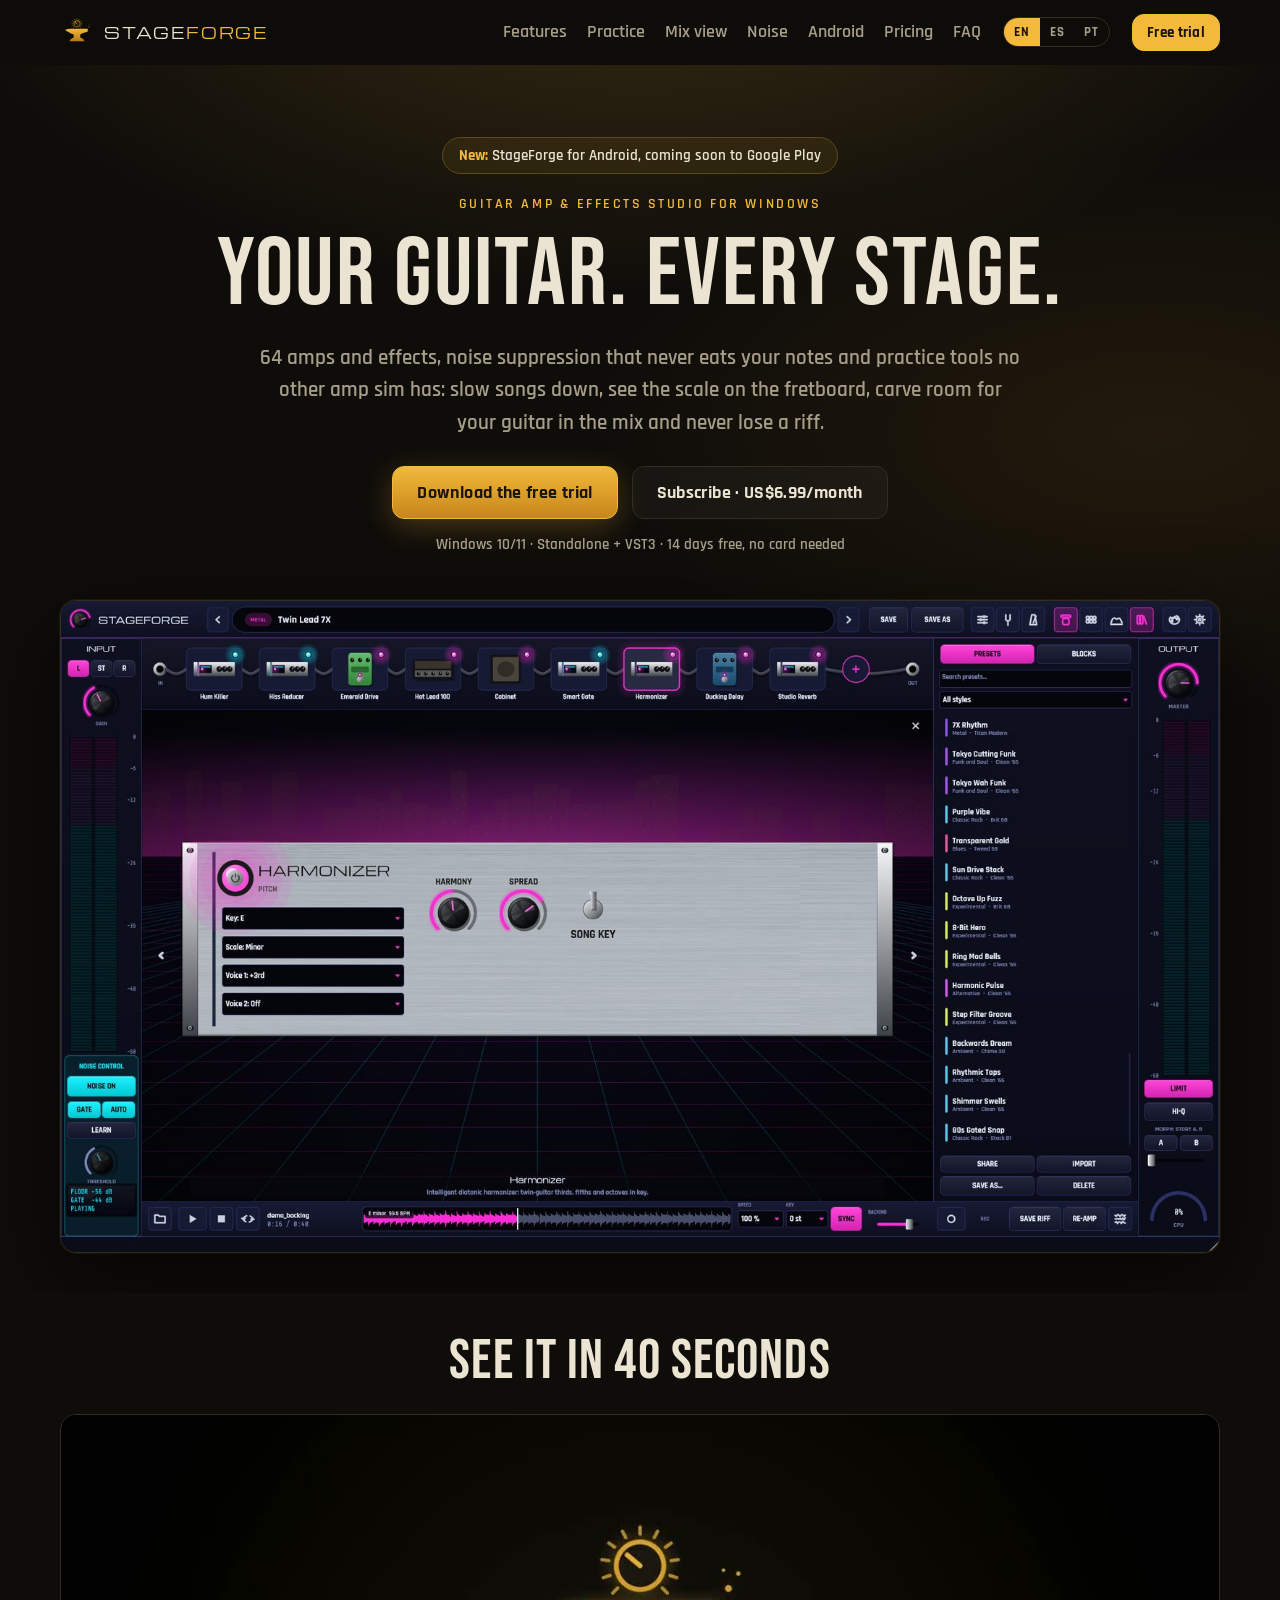
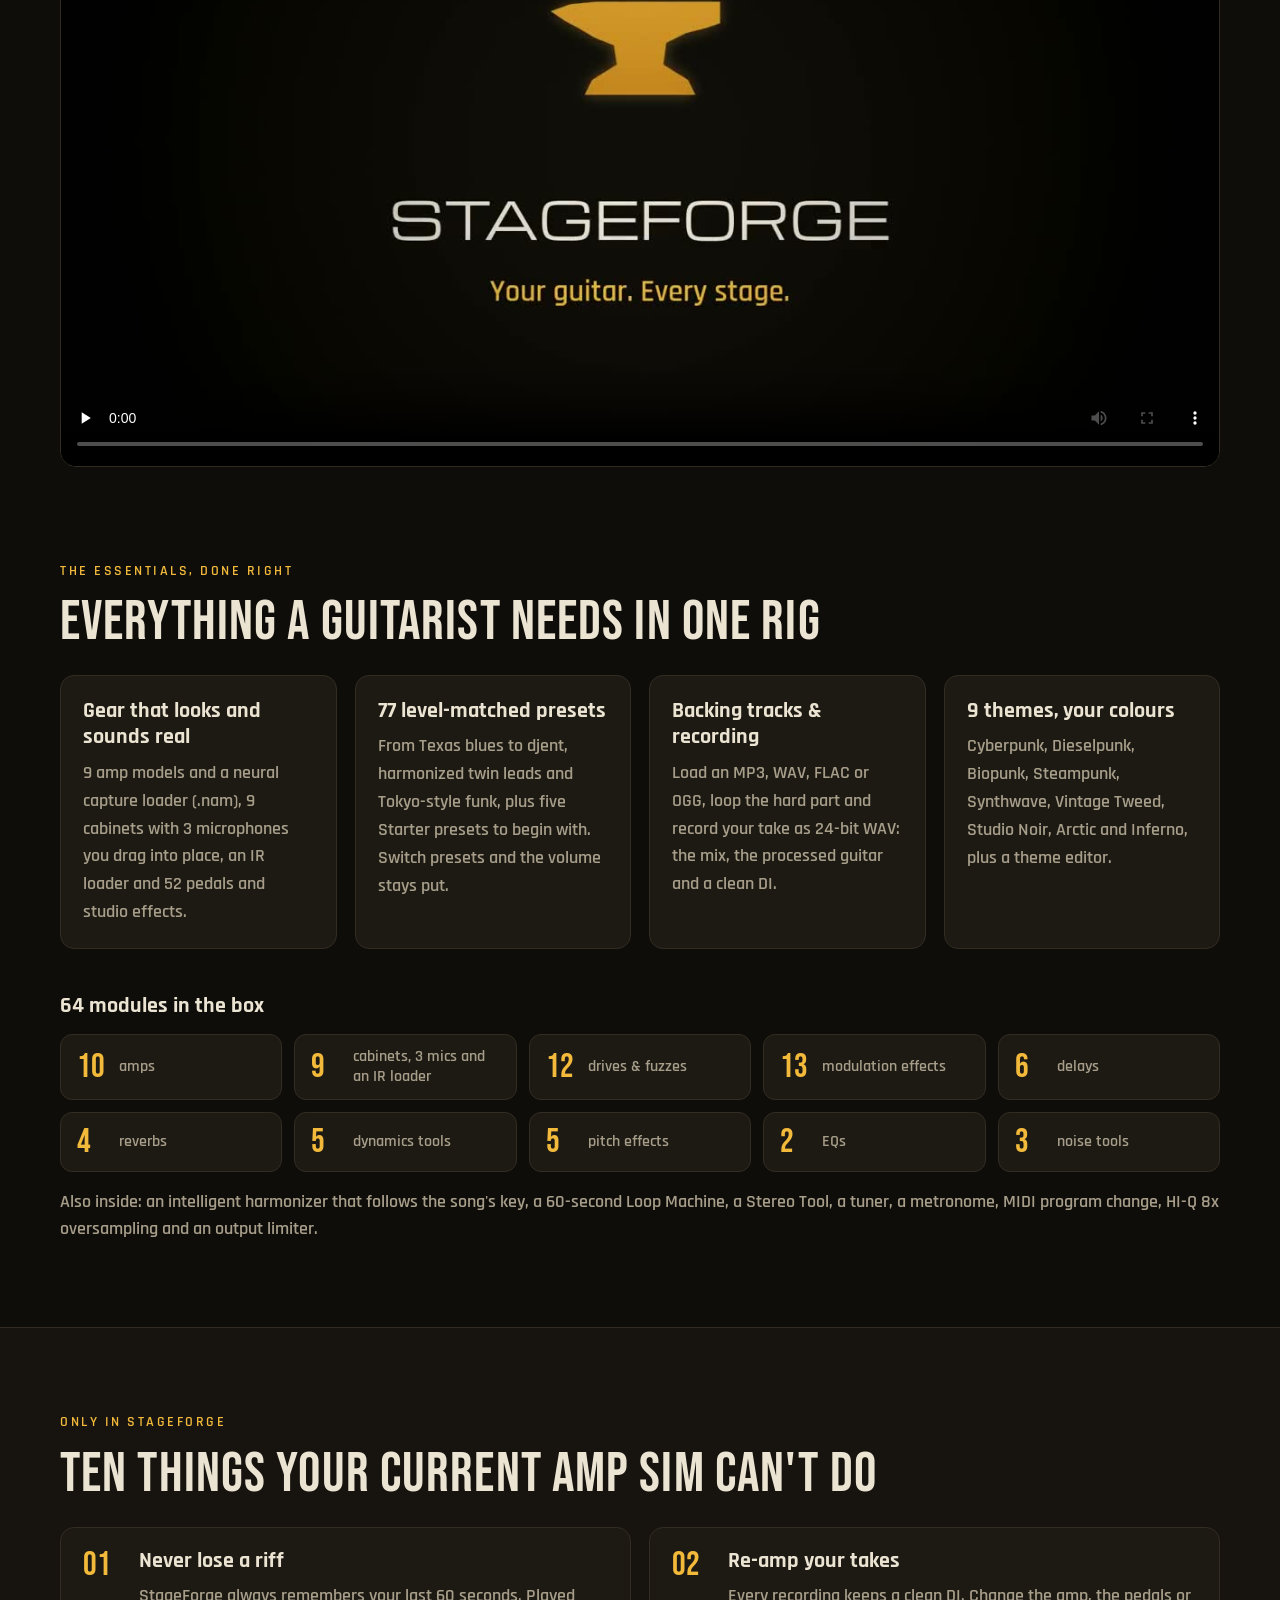
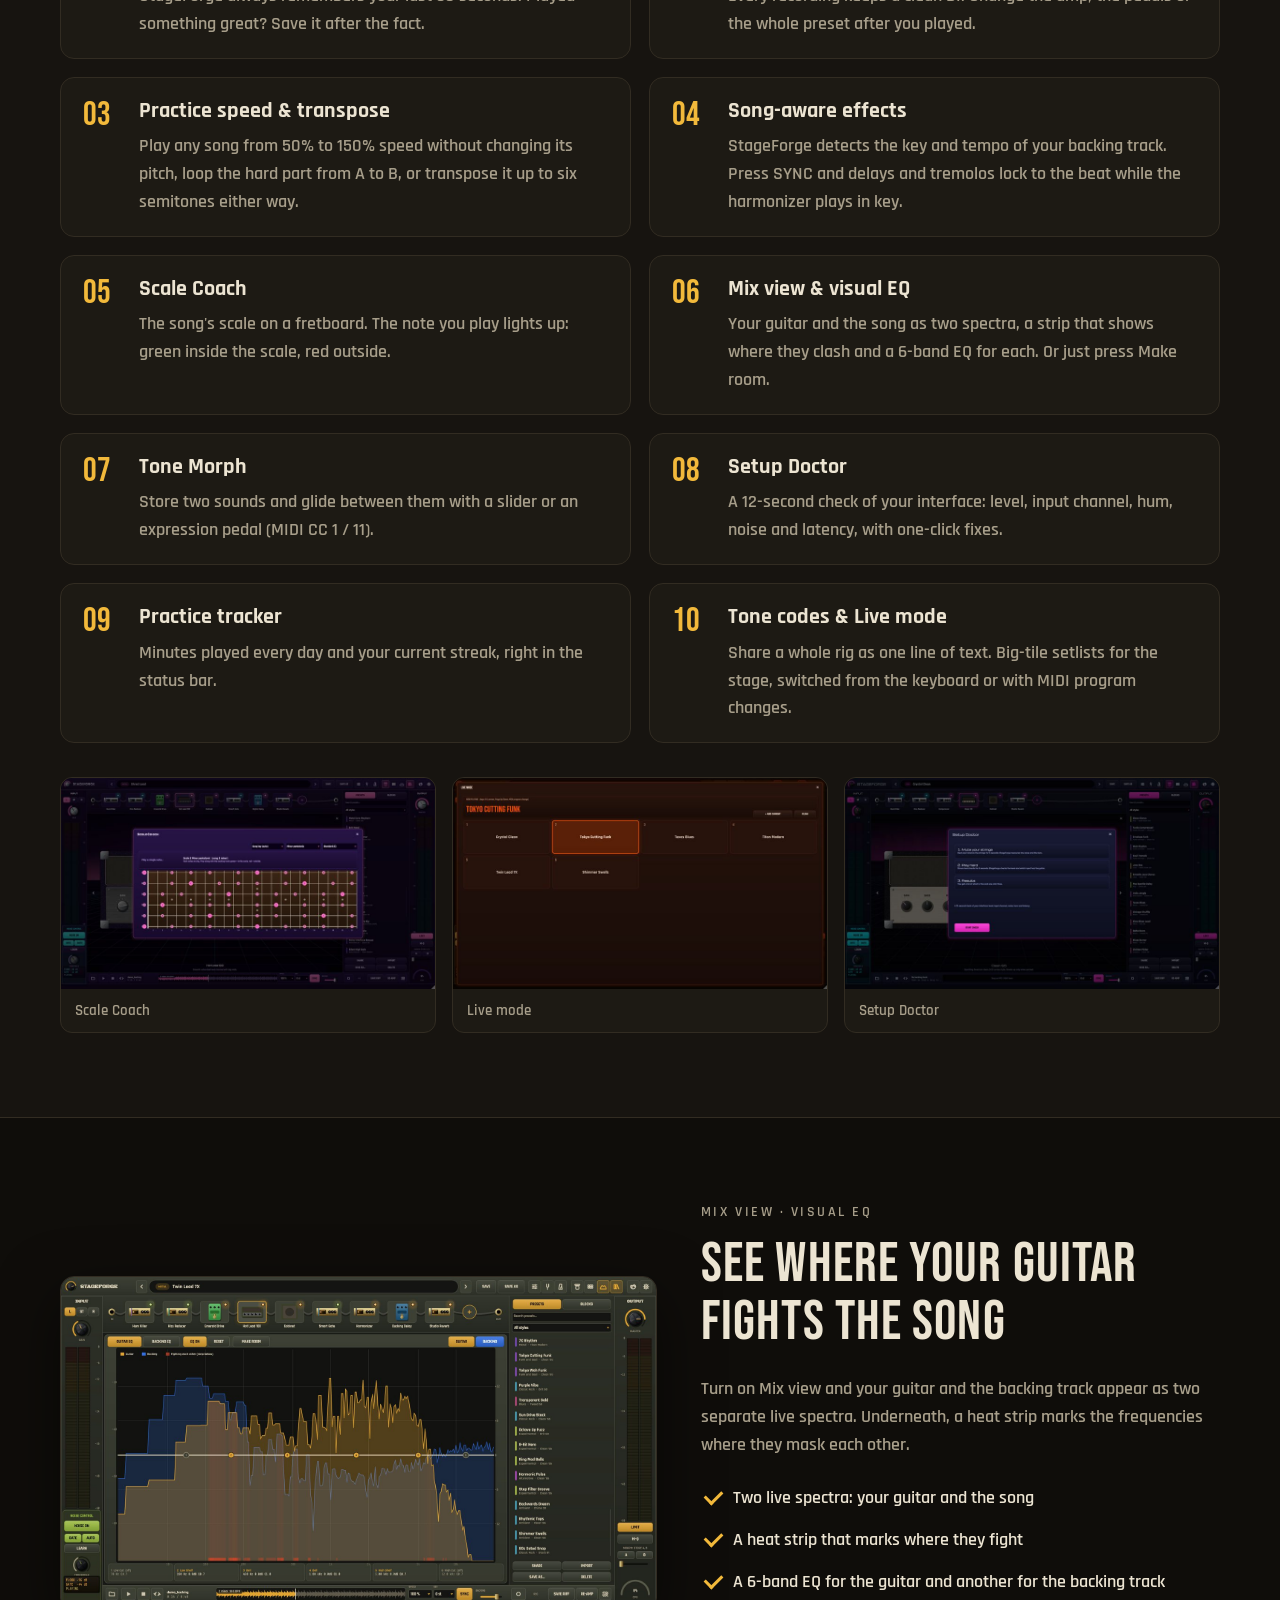
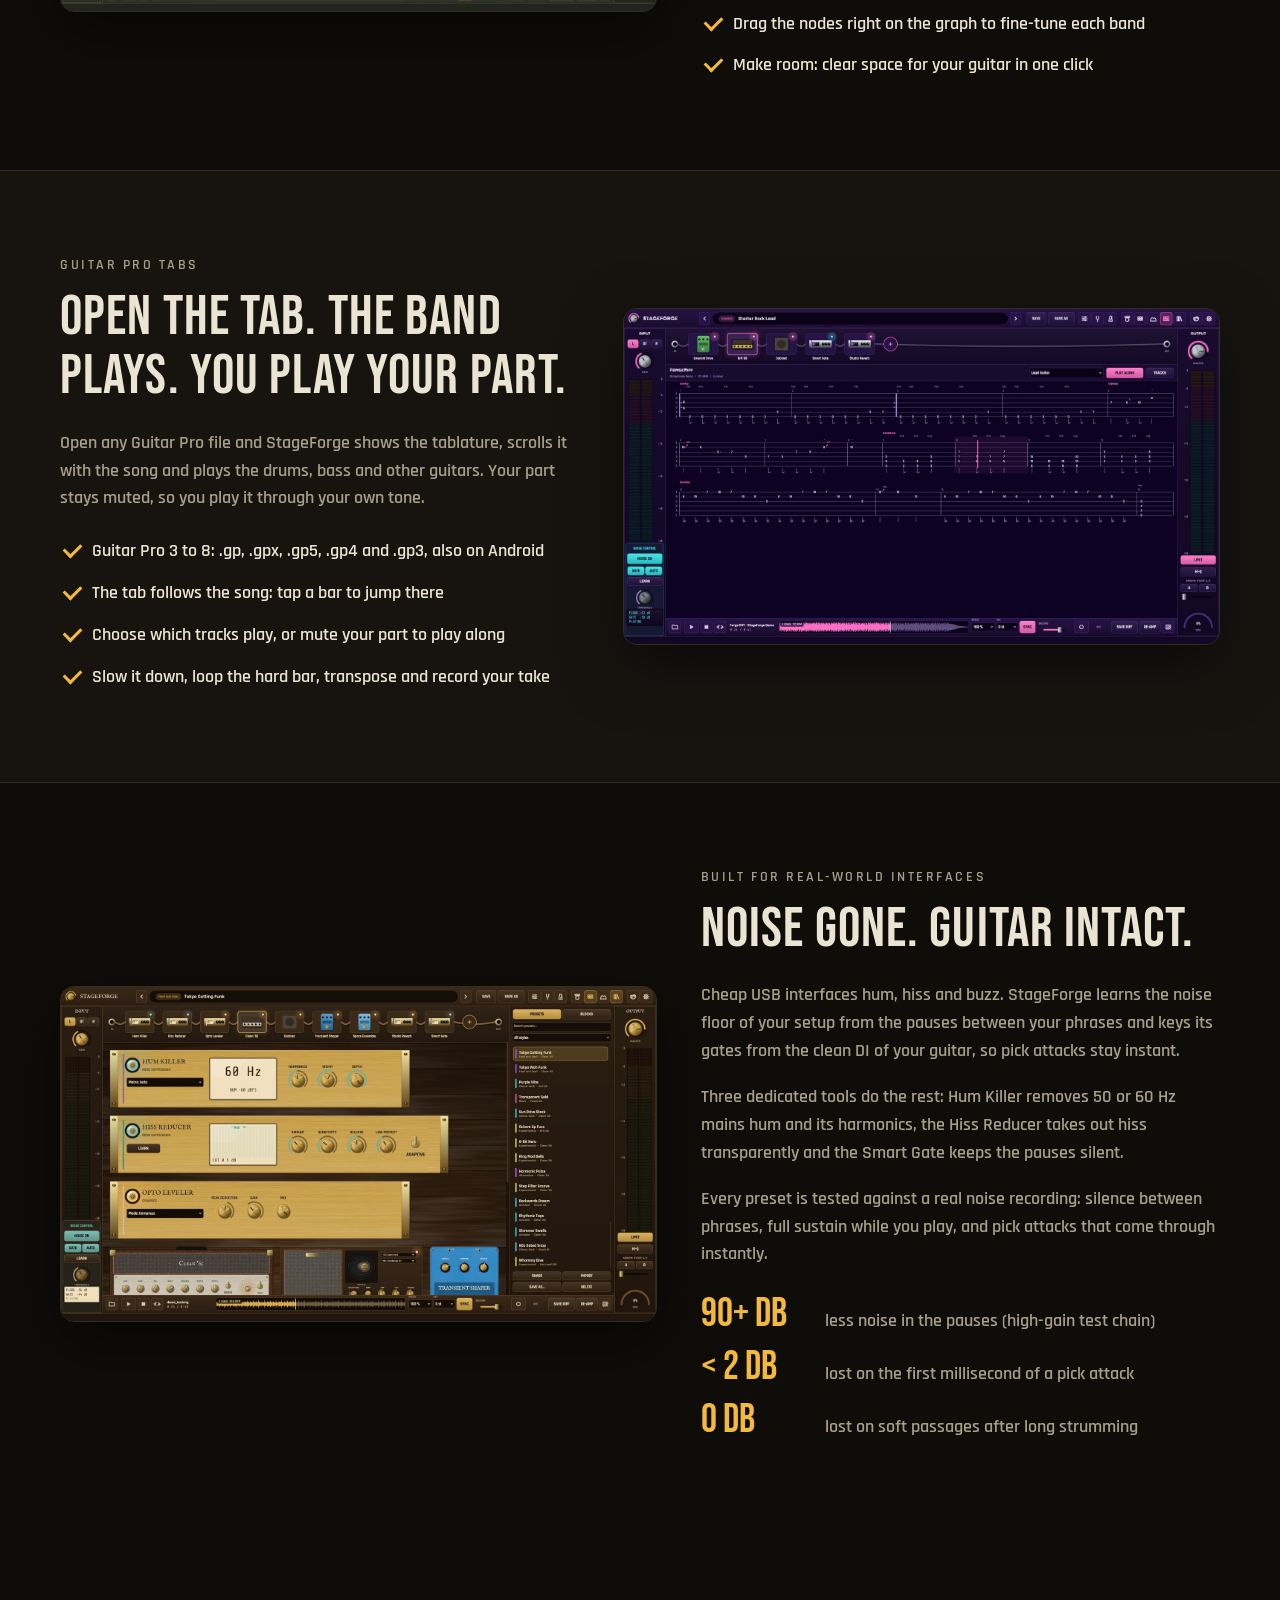
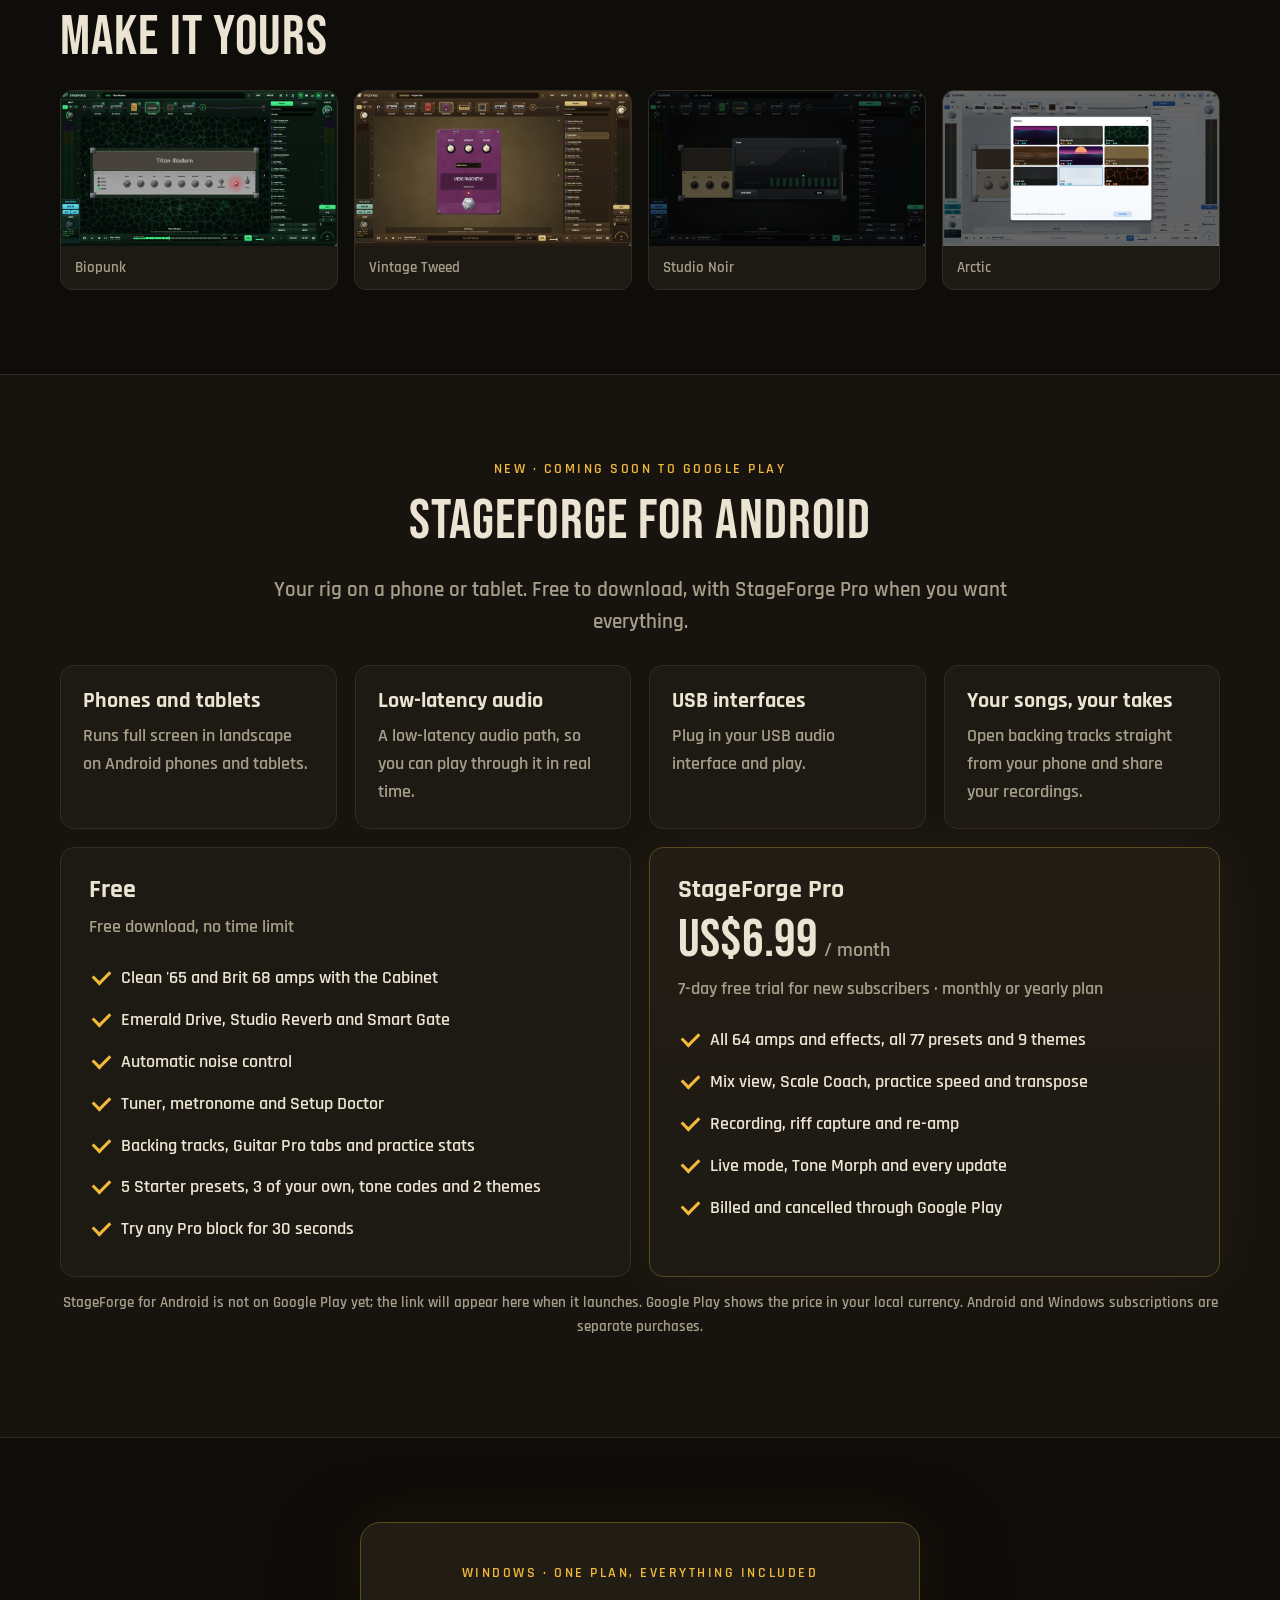
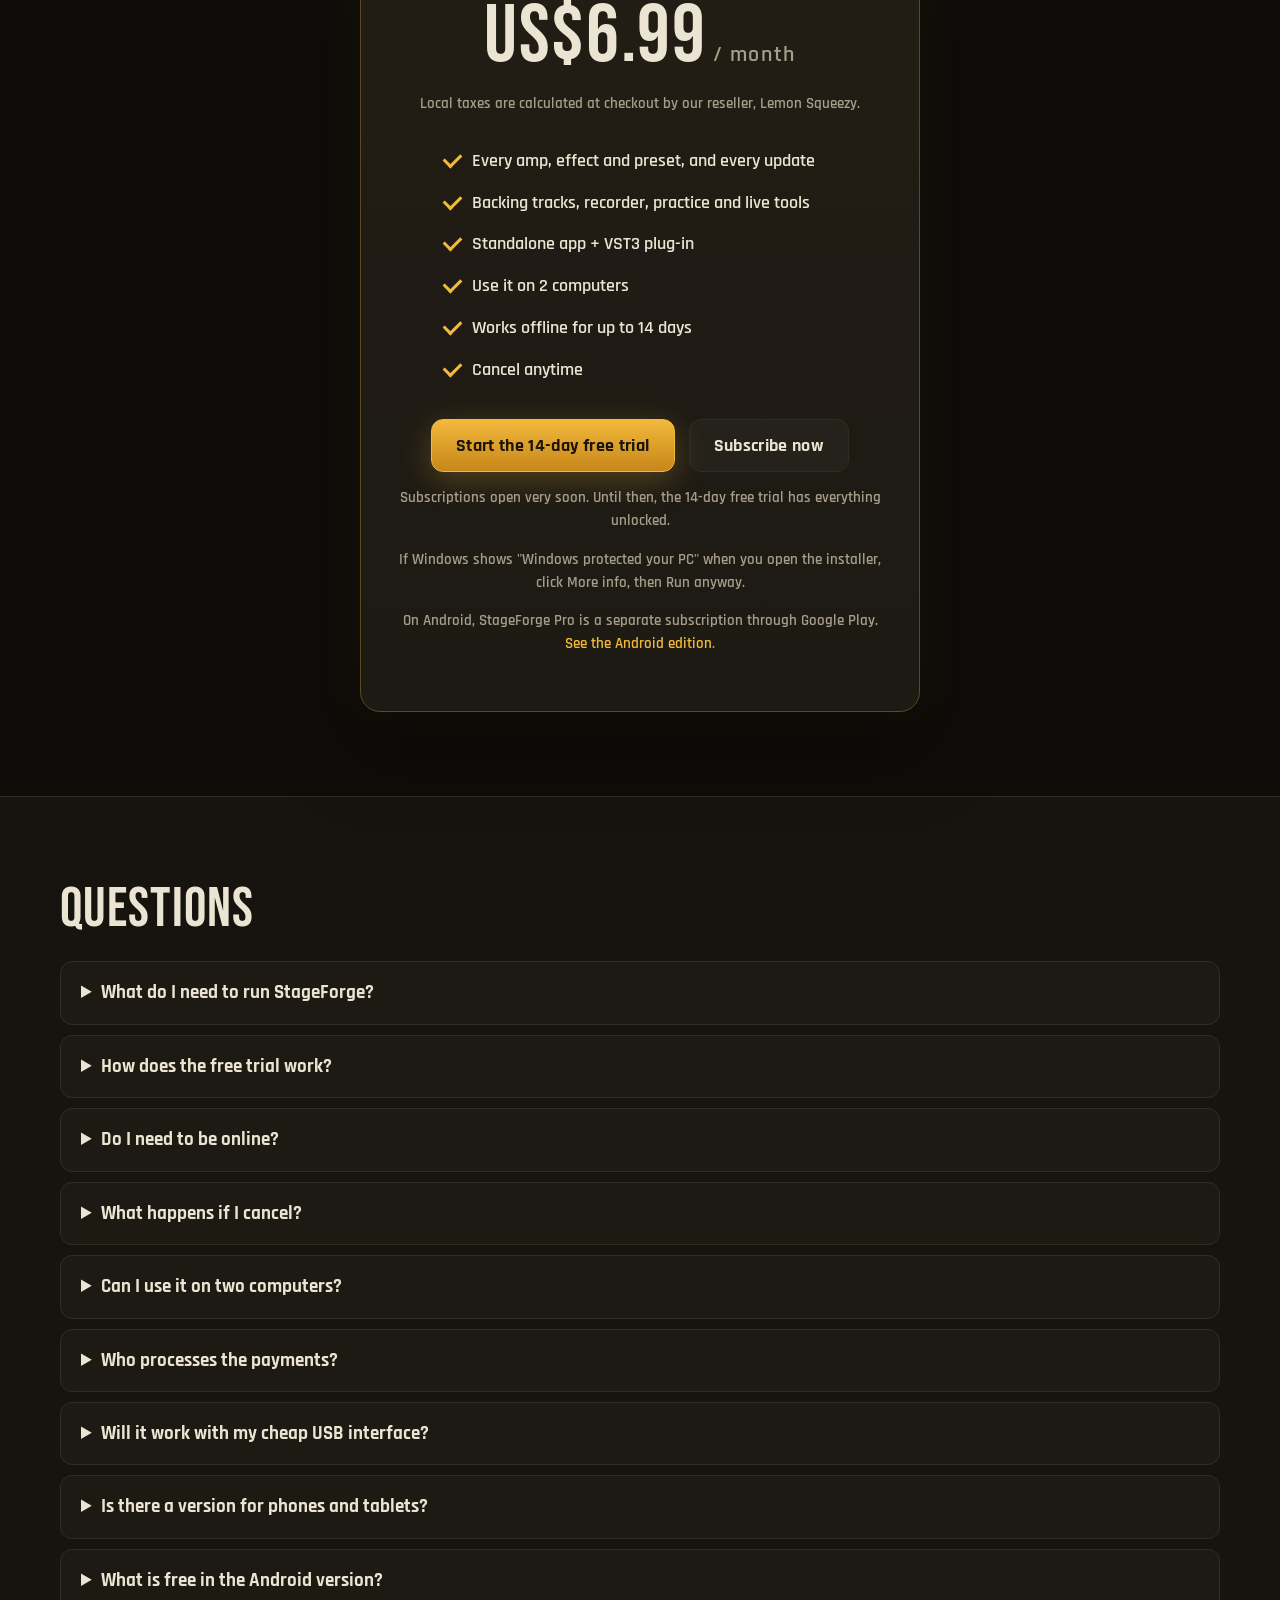
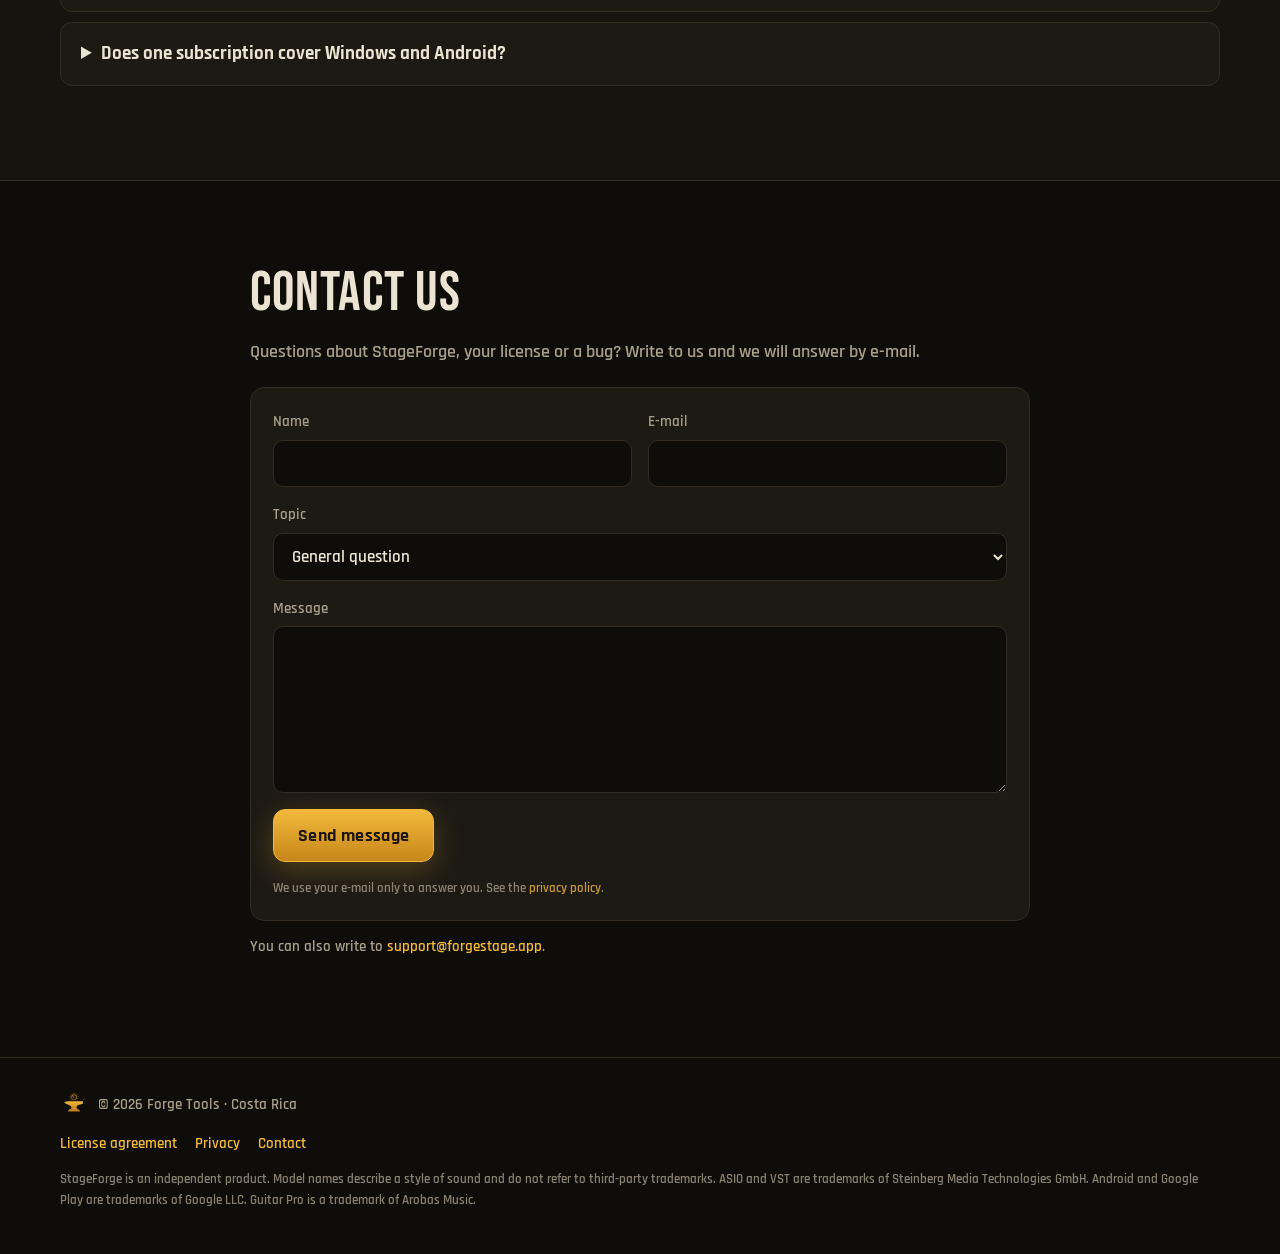
<file: index.html>
<!doctype html>
<html lang="en">
<head>
<meta charset="utf-8">
<meta name="viewport" content="width=device-width,initial-scale=1">
<title>StageForge — Guitar amp &amp; effects studio for Windows</title>
<meta name="description" content="StageForge: 64 amps and effects, a mix view with a visual EQ, noise suppression that keeps your guitar intact and practice tools no other amp sim has. 14-day free trial, US$6.99/month. Android version coming soon.">
<meta property="og:title" content="StageForge — Your guitar. Every stage.">
<meta property="og:description" content="Guitar amp &amp; effects studio for Windows. Backing tracks, practice speed, mix view, scale coach, riff capture. 14-day free trial.">
<link rel="canonical" href="https://forgestage.app/">
<meta property="og:url" content="https://forgestage.app/">
<meta property="og:image" content="https://forgestage.app/assets/img/og-image.jpg">
<meta property="og:type" content="website">
<meta name="twitter:card" content="summary_large_image">
<link rel="icon" type="image/png" href="favicon.png">
<link rel="apple-touch-icon" href="assets/img/apple-touch-icon.png">
<link rel="stylesheet" href="assets/css/site.css">
</head>
<body>
<header class="nav">
  <div class="wrap nav-inner">
    <a class="brand" href="#top" aria-label="StageForge"><img src="assets/img/logo.svg" alt="" width="34" height="34"><span>STAGE<b>FORGE</b></span></a>
    <nav class="links">
      <a href="#features" data-i18n="nav.features">Features</a>
      <a href="#practice" data-i18n="nav.practice">Practice</a>
      <a href="#mix" data-i18n="nav.mix">Mix view</a>
      <a href="#noise" data-i18n="nav.noise">Noise</a>
      <a href="#android" data-i18n="nav.android">Android</a>
      <a href="#pricing" data-i18n="nav.pricing">Pricing</a>
      <a href="#faq" data-i18n="nav.faq">FAQ</a>
    </nav>
    <div class="lang" role="group" aria-label="Language">
      <button data-lang="en">EN</button><button data-lang="es">ES</button><button data-lang="pt">PT</button>
    </div>
    <a class="btn btn-small js-download" href="#pricing" data-i18n="nav.cta">Free trial</a>
  </div>
</header>

<main id="top">
  <section class="hero">
    <div class="hero-bg" aria-hidden="true"></div>
    <div class="wrap hero-inner">
      <a class="pill" href="#android" data-i18n="hero.pill"><b>New:</b> StageForge for Android, coming soon to Google Play</a>
      <p class="eyebrow" data-i18n="hero.eyebrow">Guitar amp &amp; effects studio for Windows</p>
      <h1 data-i18n="hero.title">Your guitar. Every stage.</h1>
      <p class="lead" data-i18n="hero.lead">64 amps and effects, noise suppression that never eats your notes and practice tools no other amp sim has: slow songs down, see the scale on the fretboard, carve room for your guitar in the mix and never lose a riff.</p>
      <div class="cta-row">
        <a class="btn btn-primary js-download" href="#pricing" data-i18n="hero.cta1">Download the free trial</a>
        <a class="btn btn-ghost js-buy" href="#pricing" data-i18n="hero.cta2">Subscribe · US$6.99/month</a>
      </div>
      <p class="note" data-i18n="hero.note">Windows 10/11 · Standalone + VST3 · 14 days free, no card needed</p>
      <figure class="hero-shot"><img src="assets/img/stage.jpg" alt="StageForge stage view with a harmonizer rack" width="1600" height="900"></figure>
    </div>
  </section>

  <section class="video-section">
    <div class="wrap">
      <h2 data-i18n="video.title">See it in 40 seconds</h2>
      <div class="video-frame">
        <video id="promo" controls preload="none" poster="assets/img/video-poster.jpg" playsinline>
          <source src="assets/video/promo_en.mp4" type="video/mp4">
        </video>
      </div>
    </div>
  </section>

  <section id="features" class="section">
    <div class="wrap">
      <p class="eyebrow" data-i18n="core.eyebrow">The essentials, done right</p>
      <h2 data-i18n="core.title">Everything a guitarist needs in one rig</h2>
      <div class="grid four">
        <article class="card"><h3 data-i18n="core.c1.t">Gear that looks and sounds real</h3><p data-i18n="core.c1.p">9 amp models and a neural capture loader (.nam), 9 cabinets with 3 microphones you drag into place, an IR loader and 52 pedals and studio effects.</p></article>
        <article class="card"><h3 data-i18n="core.c2.t">77 level-matched presets</h3><p data-i18n="core.c2.p">From Texas blues to djent, harmonized twin leads and Tokyo-style funk, plus five Starter presets to begin with. Switch presets and the volume stays put.</p></article>
        <article class="card"><h3 data-i18n="core.c3.t">Backing tracks &amp; recording</h3><p data-i18n="core.c3.p">Load an MP3, WAV, FLAC or OGG, loop the hard part and record your take as 24-bit WAV: the mix, the processed guitar and a clean DI.</p></article>
        <article class="card"><h3 data-i18n="core.c4.t">9 themes, your colours</h3><p data-i18n="core.c4.p">Cyberpunk, Dieselpunk, Biopunk, Steampunk, Synthwave, Vintage Tweed, Studio Noir, Arctic and Inferno, plus a theme editor.</p></article>
      </div>
      <h3 class="rig-title" data-i18n="rig.title">64 modules in the box</h3>
      <ul class="rig">
        <li><b>10</b><span data-i18n="rig.amps">amps</span></li>
        <li><b>9</b><span data-i18n="rig.cabs">cabinets, 3 mics and an IR loader</span></li>
        <li><b>12</b><span data-i18n="rig.drive">drives &amp; fuzzes</span></li>
        <li><b>13</b><span data-i18n="rig.mod">modulation effects</span></li>
        <li><b>6</b><span data-i18n="rig.delay">delays</span></li>
        <li><b>4</b><span data-i18n="rig.reverb">reverbs</span></li>
        <li><b>5</b><span data-i18n="rig.dyn">dynamics tools</span></li>
        <li><b>5</b><span data-i18n="rig.pitch">pitch effects</span></li>
        <li><b>2</b><span data-i18n="rig.eq">EQs</span></li>
        <li><b>3</b><span data-i18n="rig.noise">noise tools</span></li>
      </ul>
      <p class="also" data-i18n="rig.also">Also inside: an intelligent harmonizer that follows the song's key, a 60-second Loop Machine, a Stereo Tool, a tuner, a metronome, MIDI program change, HI-Q 8x oversampling and an output limiter.</p>
    </div>
  </section>

  <section id="practice" class="section alt">
    <div class="wrap">
      <p class="eyebrow" data-i18n="only.eyebrow">Only in StageForge</p>
      <h2 data-i18n="only.title">Ten things your current amp sim can't do</h2>
      <div class="grid two feature-list">
        <article class="feat"><span class="num">01</span><div><h3 data-i18n="f1.t">Never lose a riff</h3><p data-i18n="f1.p">StageForge always remembers your last 60 seconds. Played something great? Save it after the fact.</p></div></article>
        <article class="feat"><span class="num">02</span><div><h3 data-i18n="f2.t">Re-amp your takes</h3><p data-i18n="f2.p">Every recording keeps a clean DI. Change the amp, the pedals or the whole preset after you played.</p></div></article>
        <article class="feat"><span class="num">03</span><div><h3 data-i18n="f3.t">Practice speed &amp; transpose</h3><p data-i18n="f3.p">Play any song from 50% to 150% speed without changing its pitch, loop the hard part from A to B, or transpose it up to six semitones either way.</p></div></article>
        <article class="feat"><span class="num">04</span><div><h3 data-i18n="f4.t">Song-aware effects</h3><p data-i18n="f4.p">StageForge detects the key and tempo of your backing track. Press SYNC and delays and tremolos lock to the beat while the harmonizer plays in key.</p></div></article>
        <article class="feat"><span class="num">05</span><div><h3 data-i18n="f5.t">Scale Coach</h3><p data-i18n="f5.p">The song's scale on a fretboard. The note you play lights up: green inside the scale, red outside.</p></div></article>
        <article class="feat"><span class="num">06</span><div><h3 data-i18n="f6.t">Mix view &amp; visual EQ</h3><p data-i18n="f6.p">Your guitar and the song as two spectra, a strip that shows where they clash and a 6-band EQ for each. Or just press Make room.</p></div></article>
        <article class="feat"><span class="num">07</span><div><h3 data-i18n="f7.t">Tone Morph</h3><p data-i18n="f7.p">Store two sounds and glide between them with a slider or an expression pedal (MIDI CC 1 / 11).</p></div></article>
        <article class="feat"><span class="num">08</span><div><h3 data-i18n="f8.t">Setup Doctor</h3><p data-i18n="f8.p">A 12-second check of your interface: level, input channel, hum, noise and latency, with one-click fixes.</p></div></article>
        <article class="feat"><span class="num">09</span><div><h3 data-i18n="f9.t">Practice tracker</h3><p data-i18n="f9.p">Minutes played every day and your current streak, right in the status bar.</p></div></article>
        <article class="feat"><span class="num">10</span><div><h3 data-i18n="f10.t">Tone codes &amp; Live mode</h3><p data-i18n="f10.p">Share a whole rig as one line of text. Big-tile setlists for the stage, switched from the keyboard or with MIDI program changes.</p></div></article>
      </div>
      <div class="gallery">
        <figure><img loading="lazy" src="assets/img/coach-sm.jpg" alt="Scale Coach fretboard" width="800" height="450"><figcaption data-i18n="gal.coach">Scale Coach</figcaption></figure>
        <figure><img loading="lazy" src="assets/img/live-sm.jpg" alt="Live mode setlist" width="800" height="450"><figcaption data-i18n="gal.live">Live mode</figcaption></figure>
        <figure><img loading="lazy" src="assets/img/doctor-sm.jpg" alt="Setup Doctor interface check" width="800" height="450"><figcaption data-i18n="gal.doctor">Setup Doctor</figcaption></figure>
      </div>
    </div>
  </section>

  <section id="mix" class="section">
    <div class="wrap split rev">
      <figure class="shot"><img loading="lazy" src="assets/img/mix.jpg" alt="Mix view: guitar and backing-track spectra, the masking strip and a 6-band EQ" width="1600" height="900"></figure>
      <div>
        <p class="eyebrow" data-i18n="mix.eyebrow">Mix view · visual EQ</p>
        <h2 data-i18n="mix.title">See where your guitar fights the song</h2>
        <p data-i18n="mix.p">Turn on Mix view and your guitar and the backing track appear as two separate live spectra. Underneath, a heat strip marks the frequencies where they mask each other.</p>
        <ul class="checks">
          <li data-i18n="mix.l1">Two live spectra: your guitar and the song</li>
          <li data-i18n="mix.l2">A heat strip that marks where they fight</li>
          <li data-i18n="mix.l3">A 6-band EQ for the guitar and another for the backing track</li>
          <li data-i18n="mix.l4">Drag the nodes right on the graph to fine-tune each band</li>
          <li data-i18n="mix.l5">Make room: clear space for your guitar in one click</li>
        </ul>
      </div>
    </div>
  </section>

  <section id="tabs" class="section alt">
    <div class="wrap split">
      <div>
        <p class="eyebrow" data-i18n="tabs.eyebrow">Guitar Pro tabs</p>
        <h2 data-i18n="tabs.title">Open the tab. The band plays. You play your part.</h2>
        <p data-i18n="tabs.p">Open any Guitar Pro file and StageForge shows the tablature, scrolls it with the song and plays the drums, bass and other guitars. Your part stays muted, so you play it through your own tone.</p>
        <ul class="checks">
          <li data-i18n="tabs.l1">Guitar Pro 3 to 8: .gp, .gpx, .gp5, .gp4 and .gp3, also on Android</li>
          <li data-i18n="tabs.l2">The tab follows the song: tap a bar to jump there</li>
          <li data-i18n="tabs.l3">Choose which tracks play, or mute your part to play along</li>
          <li data-i18n="tabs.l4">Slow it down, loop the hard bar, transpose and record your take</li>
        </ul>
      </div>
      <figure class="shot"><img loading="lazy" src="assets/img/tabs.jpg" alt="Tab view: a Guitar Pro song with the tablature following the playback" width="1600" height="900"></figure>
    </div>
  </section>

  <section id="noise" class="section">
    <div class="wrap split rev">
      <figure class="shot"><img loading="lazy" src="assets/img/board.jpg" alt="Board view with the noise tools" width="1600" height="900"></figure>
      <div>
        <p class="eyebrow" data-i18n="noise.eyebrow">Built for real-world interfaces</p>
        <h2 data-i18n="noise.title">Noise gone. Guitar intact.</h2>
        <p data-i18n="noise.p1">Cheap USB interfaces hum, hiss and buzz. StageForge learns the noise floor of your setup from the pauses between your phrases and keys its gates from the clean DI of your guitar, so pick attacks stay instant.</p>
        <p data-i18n="noise.tools">Three dedicated tools do the rest: Hum Killer removes 50 or 60 Hz mains hum and its harmonics, the Hiss Reducer takes out hiss transparently and the Smart Gate keeps the pauses silent.</p>
        <p data-i18n="noise.p2">Every preset is tested against a real noise recording: silence between phrases, full sustain while you play, and pick attacks that come through instantly.</p>
        <ul class="stats">
          <li><b data-i18n="noise.s1.v">90+ dB</b><span data-i18n="noise.s1.l">less noise in the pauses (high-gain test chain)</span></li>
          <li><b data-i18n="noise.s2.v">&lt; 2 dB</b><span data-i18n="noise.s2.l">lost on the first millisecond of a pick attack</span></li>
          <li><b data-i18n="noise.s3.v">0 dB</b><span data-i18n="noise.s3.l">lost on soft passages after long strumming</span></li>
        </ul>
      </div>
    </div>
  </section>

  <section class="section themes">
    <div class="wrap">
      <h2 data-i18n="themes.title">Make it yours</h2>
      <div class="gallery four">
        <figure><img loading="lazy" src="assets/img/amp-sm.jpg" alt="Biopunk theme" width="800" height="450"><figcaption>Biopunk</figcaption></figure>
        <figure><img loading="lazy" src="assets/img/pedal-sm.jpg" alt="Vintage Tweed theme" width="800" height="450"><figcaption>Vintage Tweed</figcaption></figure>
        <figure><img loading="lazy" src="assets/img/tuner-sm.jpg" alt="Studio Noir theme" width="800" height="450"><figcaption>Studio Noir</figcaption></figure>
        <figure><img loading="lazy" src="assets/img/themes-sm.jpg" alt="Arctic theme and theme editor" width="800" height="450"><figcaption>Arctic</figcaption></figure>
      </div>
    </div>
  </section>

  <section id="android" class="section alt">
    <div class="wrap">
      <div class="center">
        <p class="eyebrow" data-i18n="android.eyebrow">New · Coming soon to Google Play</p>
        <h2 data-i18n="android.title">StageForge for Android</h2>
        <p class="lead" data-i18n="android.lead">Your rig on a phone or tablet. Free to download, with StageForge Pro when you want everything.</p>
      </div>
      <div class="grid four">
        <article class="card"><h3 data-i18n="android.c1.t">Phones and tablets</h3><p data-i18n="android.c1.p">Runs full screen in landscape on Android phones and tablets.</p></article>
        <article class="card"><h3 data-i18n="android.c2.t">Low-latency audio</h3><p data-i18n="android.c2.p">A low-latency audio path, so you can play through it in real time.</p></article>
        <article class="card"><h3 data-i18n="android.c3.t">USB interfaces</h3><p data-i18n="android.c3.p">Plug in your USB audio interface and play.</p></article>
        <article class="card"><h3 data-i18n="android.c4.t">Your songs, your takes</h3><p data-i18n="android.c4.p">Open backing tracks straight from your phone and share your recordings.</p></article>
      </div>
      <div class="grid two plans">
        <article class="card plan">
          <h3 data-i18n="android.free.t">Free</h3>
          <p class="plan-sub" data-i18n="android.free.s">Free download, no time limit</p>
          <ul class="checks">
            <li data-i18n="android.free.l1">Clean '65 and Brit 68 amps with the Cabinet</li>
            <li data-i18n="android.free.l2">Emerald Drive, Studio Reverb and Smart Gate</li>
            <li data-i18n="android.free.l3">Automatic noise control</li>
            <li data-i18n="android.free.l4">Tuner, metronome and Setup Doctor</li>
            <li data-i18n="android.free.l5">Backing tracks, Guitar Pro tabs and practice stats</li>
            <li data-i18n="android.free.l6">5 Starter presets, 3 of your own, tone codes and 2 themes</li>
            <li data-i18n="android.free.l7">Try any Pro block for 30 seconds</li>
          </ul>
        </article>
        <article class="card plan pro">
          <h3>StageForge Pro</h3>
          <p class="plan-price"><span>US$6.99</span><small data-i18n="price.per">/ month</small></p>
          <p class="plan-sub" data-i18n="android.pro.s">7-day free trial for new subscribers · monthly or yearly plan</p>
          <ul class="checks">
            <li data-i18n="android.pro.l1">All 64 amps and effects, all 77 presets and 9 themes</li>
            <li data-i18n="android.pro.l2">Mix view, Scale Coach, practice speed and transpose</li>
            <li data-i18n="android.pro.l3">Recording, riff capture and re-amp</li>
            <li data-i18n="android.pro.l4">Live mode, Tone Morph and every update</li>
            <li data-i18n="android.pro.l5">Billed and cancelled through Google Play</li>
          </ul>
        </article>
      </div>
      <p class="note center" data-i18n="android.note">StageForge for Android is not on Google Play yet; the link will appear here when it launches. Google Play shows the price in your local currency. Android and Windows subscriptions are separate purchases.</p>
    </div>
  </section>

  <section id="pricing" class="section">
    <div class="wrap pricing">
      <div class="price-card">
        <p class="eyebrow" data-i18n="price.eyebrow">Windows · One plan, everything included</p>
        <h2 class="price"><span>US$6.99</span><small data-i18n="price.per">/ month</small></h2>
        <p class="note" data-i18n="price.tax">Local taxes are calculated at checkout by our reseller, Lemon Squeezy.</p>
        <ul class="checks">
          <li data-i18n="price.l1">Every amp, effect and preset, and every update</li>
          <li data-i18n="price.l2">Backing tracks, recorder, practice and live tools</li>
          <li data-i18n="price.l3">Standalone app + VST3 plug-in</li>
          <li data-i18n="price.l4">Use it on 2 computers</li>
          <li data-i18n="price.l5">Works offline for up to 14 days</li>
          <li data-i18n="price.l6">Cancel anytime</li>
        </ul>
        <div class="cta-row">
          <a class="btn btn-primary js-download" href="#" data-i18n="price.cta1">Start the 14-day free trial</a>
          <a class="btn btn-ghost js-buy" href="#" data-i18n="price.cta2">Subscribe now</a>
        </div>
        <p class="note js-soon hidden" data-i18n="price.soon">Downloads and subscriptions open very soon.</p>
        <p class="note js-soon-buy hidden" data-i18n="price.soonBuy">Subscriptions open very soon. Until then, the 14-day free trial has everything unlocked.</p>
        <p class="note" data-i18n="price.smartscreen">If Windows shows "Windows protected your PC" when you open the installer, click More info, then Run anyway.</p>
        <p class="note" data-i18n="price.android">On Android, StageForge Pro is a separate subscription through Google Play. <a href="#android">See the Android edition</a>.</p>
      </div>
    </div>
  </section>

  <section id="faq" class="section alt">
    <div class="wrap faq">
      <h2 data-i18n="faq.title">Questions</h2>
      <details><summary data-i18n="faq.q1">What do I need to run StageForge?</summary><p data-i18n="faq.a1">A 64-bit Windows 10 or 11 PC and any guitar audio interface (ASIO or Windows Audio). The VST3 plug-in works in any DAW that supports VST3. An Android version is coming soon to Google Play; a macOS version is not available yet.</p></details>
      <details><summary data-i18n="faq.q2">How does the free trial work?</summary><p data-i18n="faq.a2">Download StageForge for Windows, open it and press Start free trial. Everything is unlocked for 14 days and no payment details are needed. On Android, Google Play gives new subscribers 7 days of StageForge Pro for free.</p></details>
      <details><summary data-i18n="faq.q3">Do I need to be online?</summary><p data-i18n="faq.a3">Only to activate and to renew the license from time to time. StageForge keeps working offline for up to 14 days between checks.</p></details>
      <details><summary data-i18n="faq.q4">What happens if I cancel?</summary><p data-i18n="faq.a4">StageForge keeps working until the end of the period you already paid. After that it runs in demo mode. Your presets and recordings are always yours.</p></details>
      <details><summary data-i18n="faq.q5">Can I use it on two computers?</summary><p data-i18n="faq.a5">Yes, on two at the same time. To move it to another computer, open the License screen and press Deactivate this computer.</p></details>
      <details><summary data-i18n="faq.q6">Who processes the payments?</summary><p data-i18n="faq.a6">Lemon Squeezy is our online reseller (merchant of record). They handle the payment, the taxes of your country and your receipts, and let you manage or cancel the subscription.</p></details>
      <details><summary data-i18n="faq.q7">Will it work with my cheap USB interface?</summary><p data-i18n="faq.a7">That is exactly what StageForge was tuned on. The built-in Setup Doctor checks your level, input channel, hum and latency and fixes what it can.</p></details>
      <details><summary data-i18n="faq.q8">Is there a version for phones and tablets?</summary><p data-i18n="faq.a8">Yes. StageForge for Android is coming soon to Google Play. It runs in landscape on phones and tablets, with low-latency audio and support for USB audio interfaces. It is free to download, and StageForge Pro (US$6.99/month, 7-day free trial for new subscribers) unlocks everything.</p></details>
      <details><summary data-i18n="faq.q9">What is free in the Android version?</summary><p data-i18n="faq.a9">The Clean '65 and Brit 68 amps, the Cabinet, Emerald Drive, Studio Reverb and Smart Gate, automatic noise control, the tuner, metronome, Setup Doctor, practice stats, backing-track playback, the five Starter presets and tone codes. You can also hear any Pro block for 30 seconds before deciding.</p></details>
      <details><summary data-i18n="faq.q10">Does one subscription cover Windows and Android?</summary><p data-i18n="faq.a10">No, they are separate purchases. The Windows subscription is sold through Lemon Squeezy and StageForge Pro for Android through Google Play, and each one is managed and cancelled in its own store.</p></details>
    </div>
  </section>

  <section id="contact" class="section">
    <div class="wrap contact">
      <h2 data-i18n="contact.title">Contact us</h2>
      <p class="contact-lead" data-i18n="contact.lead">Questions about StageForge, your license or a bug? Write to us and we will answer by e-mail.</p>
      <form id="contact-form" class="contact-form card" novalidate>
        <div class="row2">
          <label><span data-i18n="contact.name">Name</span><input name="name" maxlength="100" autocomplete="name"></label>
          <label><span data-i18n="contact.email">E-mail</span><input name="email" type="email" maxlength="120" autocomplete="email" required></label>
        </div>
        <label><span data-i18n="contact.topic">Topic</span>
          <select name="topic">
            <option value="general" data-i18n="contact.t.general">General question</option>
            <option value="license" data-i18n="contact.t.license">License &amp; billing</option>
            <option value="bug" data-i18n="contact.t.bug">Bug report</option>
            <option value="android" data-i18n="contact.t.android">Android</option>
            <option value="press" data-i18n="contact.t.press">Press &amp; partnerships</option>
          </select>
        </label>
        <label><span data-i18n="contact.message">Message</span><textarea name="message" rows="6" maxlength="5000" required></textarea></label>
        <label class="hp" aria-hidden="true">Website <input name="website" tabindex="-1" autocomplete="off"></label>
        <div class="contact-foot">
          <button class="btn btn-primary" type="submit" data-i18n="contact.send">Send message</button>
          <p class="note js-contact-status" role="status" aria-live="polite"></p>
        </div>
        <p class="tiny" data-i18n="contact.privacy">We use your e-mail only to answer you. See the <a href="privacy.html">privacy policy</a>.</p>
      </form>
      <p class="note" data-i18n="contact.alt">You can also write to <a href="mailto:support@forgestage.app">support@forgestage.app</a>.</p>
      <div id="contact-msgs" class="hidden">
        <span data-i18n="contact.sending">Sending…</span>
        <span data-i18n="contact.ok">Thank you! We got your message and will answer by e-mail.</span>
        <span data-i18n="contact.bad_email">Please check your e-mail address.</span>
        <span data-i18n="contact.short">Tell us a little more (at least 10 characters).</span>
        <span data-i18n="contact.too_many">You sent several messages in a row. Please try again in an hour.</span>
        <span data-i18n="contact.error">The message could not be sent. Try again or write to <a href="mailto:support@forgestage.app">support@forgestage.app</a>.</span>
      </div>
    </div>
  </section>
</main>

<footer class="footer">
  <div class="wrap footer-inner">
    <div><img src="assets/img/logo.svg" alt="" width="28" height="28"> <span>© 2026 Forge Tools · Costa Rica</span></div>
    <nav><a href="eula.html" data-i18n="foot.eula">License agreement</a><a href="privacy.html" data-i18n="foot.privacy">Privacy</a><a href="#contact" data-i18n="foot.contact">Contact</a></nav>
    <p class="tiny" data-i18n="foot.tm">StageForge is an independent product. Model names describe a style of sound and do not refer to third-party trademarks. ASIO and VST are trademarks of Steinberg Media Technologies GmbH. Android and Google Play are trademarks of Google LLC. Guitar Pro is a trademark of Arobas Music.</p>
  </div>
</footer>
<script src="assets/js/config.js"></script>
<script src="assets/js/i18n.js"></script>
<script src="assets/js/site.js"></script>
</body>
</html>
</file>
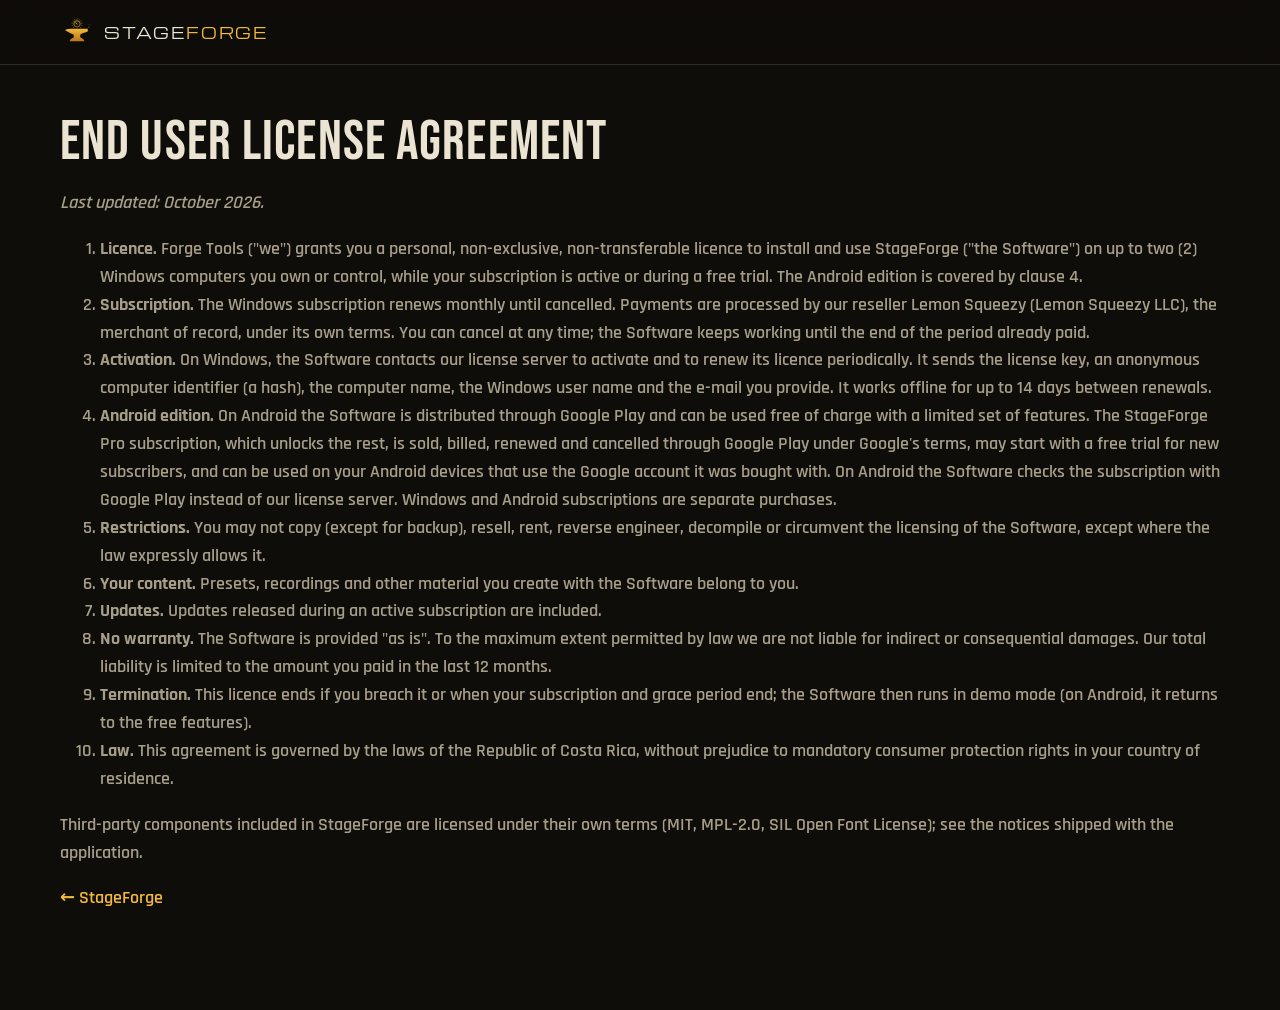
<file: eula.html>
<!doctype html>
<html lang="en"><head><meta charset="utf-8"><meta name="viewport" content="width=device-width,initial-scale=1">
<title>StageForge — License agreement</title><link rel="icon" href="favicon.png"><link rel="stylesheet" href="assets/css/site.css"></head>
<body>
<header class="nav scrolled"><div class="wrap nav-inner"><a class="brand" href="index.html"><img src="assets/img/logo.svg" alt="" width="34" height="34"><span>STAGE<b>FORGE</b></span></a></div></header>
<main class="wrap legal">
<h1>End User License Agreement</h1>
<p><em>Last updated: October 2026.</em></p>
<ol>
<li><b>Licence.</b> Forge Tools ("we") grants you a personal, non-exclusive, non-transferable licence to install and use StageForge ("the Software") on up to two (2) Windows computers you own or control, while your subscription is active or during a free trial. The Android edition is covered by clause 4.</li>
<li><b>Subscription.</b> The Windows subscription renews monthly until cancelled. Payments are processed by our reseller Lemon Squeezy (Lemon Squeezy LLC), the merchant of record, under its own terms. You can cancel at any time; the Software keeps working until the end of the period already paid.</li>
<li><b>Activation.</b> On Windows, the Software contacts our license server to activate and to renew its licence periodically. It sends the license key, an anonymous computer identifier (a hash), the computer name, the Windows user name and the e-mail you provide. It works offline for up to 14 days between renewals.</li>
<li><b>Android edition.</b> On Android the Software is distributed through Google Play and can be used free of charge with a limited set of features. The StageForge Pro subscription, which unlocks the rest, is sold, billed, renewed and cancelled through Google Play under Google's terms, may start with a free trial for new subscribers, and can be used on your Android devices that use the Google account it was bought with. On Android the Software checks the subscription with Google Play instead of our license server. Windows and Android subscriptions are separate purchases.</li>
<li><b>Restrictions.</b> You may not copy (except for backup), resell, rent, reverse engineer, decompile or circumvent the licensing of the Software, except where the law expressly allows it.</li>
<li><b>Your content.</b> Presets, recordings and other material you create with the Software belong to you.</li>
<li><b>Updates.</b> Updates released during an active subscription are included.</li>
<li><b>No warranty.</b> The Software is provided "as is". To the maximum extent permitted by law we are not liable for indirect or consequential damages. Our total liability is limited to the amount you paid in the last 12 months.</li>
<li><b>Termination.</b> This licence ends if you breach it or when your subscription and grace period end; the Software then runs in demo mode (on Android, it returns to the free features).</li>
<li><b>Law.</b> This agreement is governed by the laws of the Republic of Costa Rica, without prejudice to mandatory consumer protection rights in your country of residence.</li>
</ol>
<p>Third-party components included in StageForge are licensed under their own terms (MIT, MPL-2.0, SIL Open Font License); see the notices shipped with the application.</p>
<p><a href="index.html">← StageForge</a></p>
</main>
</body></html>
</file>
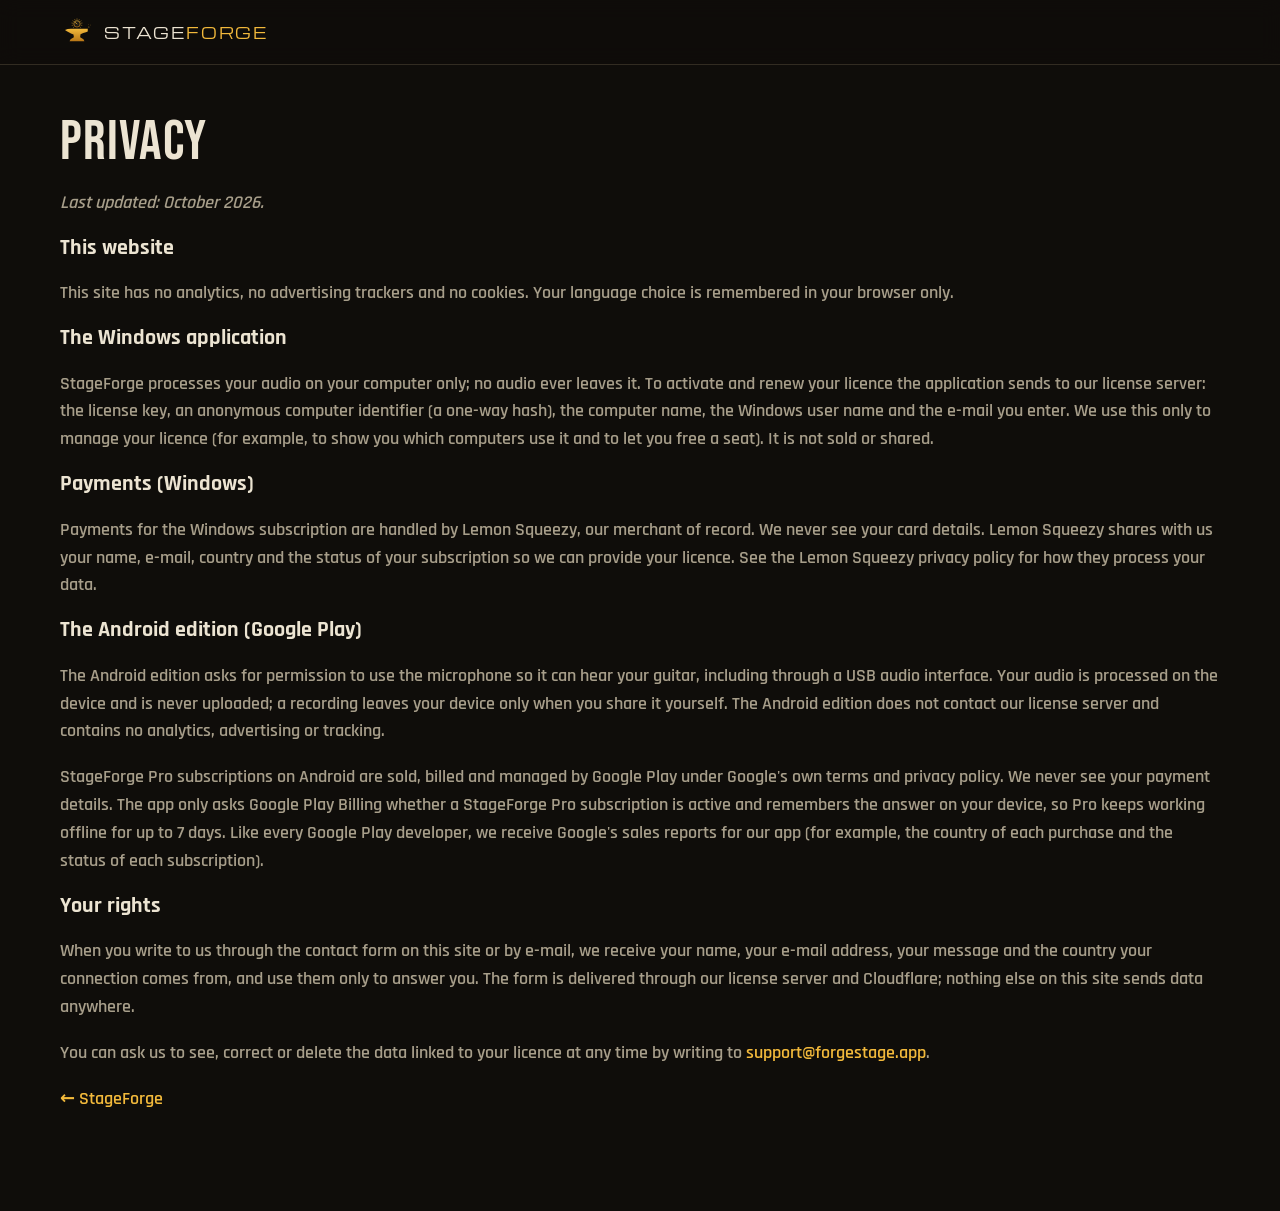
<file: privacy.html>
<!doctype html>
<html lang="en"><head><meta charset="utf-8"><meta name="viewport" content="width=device-width,initial-scale=1">
<title>StageForge — Privacy</title><link rel="icon" href="favicon.png"><link rel="stylesheet" href="assets/css/site.css"></head>
<body>
<header class="nav scrolled"><div class="wrap nav-inner"><a class="brand" href="index.html"><img src="assets/img/logo.svg" alt="" width="34" height="34"><span>STAGE<b>FORGE</b></span></a></div></header>
<main class="wrap legal">
<h1>Privacy</h1>
<p><em>Last updated: October 2026.</em></p>
<h3>This website</h3>
<p>This site has no analytics, no advertising trackers and no cookies. Your language choice is remembered in your browser only.</p>
<h3>The Windows application</h3>
<p>StageForge processes your audio on your computer only; no audio ever leaves it. To activate and renew your licence the application sends to our license server: the license key, an anonymous computer identifier (a one-way hash), the computer name, the Windows user name and the e-mail you enter. We use this only to manage your licence (for example, to show you which computers use it and to let you free a seat). It is not sold or shared.</p>
<h3>Payments (Windows)</h3>
<p>Payments for the Windows subscription are handled by Lemon Squeezy, our merchant of record. We never see your card details. Lemon Squeezy shares with us your name, e-mail, country and the status of your subscription so we can provide your licence. See the Lemon Squeezy privacy policy for how they process your data.</p>
<h3>The Android edition (Google Play)</h3>
<p>The Android edition asks for permission to use the microphone so it can hear your guitar, including through a USB audio interface. Your audio is processed on the device and is never uploaded; a recording leaves your device only when you share it yourself. The Android edition does not contact our license server and contains no analytics, advertising or tracking.</p>
<p>StageForge Pro subscriptions on Android are sold, billed and managed by Google Play under Google's own terms and privacy policy. We never see your payment details. The app only asks Google Play Billing whether a StageForge Pro subscription is active and remembers the answer on your device, so Pro keeps working offline for up to 7 days. Like every Google Play developer, we receive Google's sales reports for our app (for example, the country of each purchase and the status of each subscription).</p>
<h3>Your rights</h3>
<p>When you write to us through the contact form on this site or by e-mail, we receive your name, your e-mail address, your message and the country your connection comes from, and use them only to answer you. The form is delivered through our license server and Cloudflare; nothing else on this site sends data anywhere.</p>
<p>You can ask us to see, correct or delete the data linked to your licence at any time by writing to <a href="mailto:support@forgestage.app">support@forgestage.app</a>.</p>
<p><a href="index.html">← StageForge</a></p>
</main>
</body></html>
</file>
<file: assets/css/site.css>
@font-face { font-family: "Michroma"; src: url("../fonts/Michroma-Regular.ttf") format("truetype"); font-display: swap; }
@font-face { font-family: "Rajdhani"; src: url("../fonts/Rajdhani-SemiBold.ttf") format("truetype"); font-weight: 600; font-display: swap; }
@font-face { font-family: "Rajdhani"; src: url("../fonts/Rajdhani-Bold.ttf") format("truetype"); font-weight: 700; font-display: swap; }
@font-face { font-family: "Bebas"; src: url("../fonts/BebasNeue-Regular.ttf") format("truetype"); font-display: swap; }

:root {
  --bg: #0f0d0a; --bg2: #171410; --card: #1d1a14; --line: #322c22; --text: #ece4d2; --muted: #a79e8a;
  --amber: #f2b93b; --amber2: #c7861a; --radius: 14px;
}
* { box-sizing: border-box; }
html { scroll-behavior: smooth; }
body { margin: 0; background: var(--bg); color: var(--text); font: 600 18px/1.55 "Rajdhani", system-ui, "Segoe UI", sans-serif; }
img { max-width: 100%; height: auto; display: block; }
a { color: var(--amber); text-decoration: none; }
.wrap { width: min(1160px, 100% - 32px); margin: 0 auto; }
.hidden { display: none !important; }

/* header */
.nav { position: sticky; top: 0; z-index: 10; background: rgba(15, 13, 10, 0.72); backdrop-filter: blur(10px); border-bottom: 1px solid transparent; transition: border-color .2s, background .2s; }
.nav.scrolled { border-bottom-color: var(--line); background: rgba(15, 13, 10, 0.92); }
.nav-inner { display: flex; align-items: center; gap: 22px; height: 64px; }
.brand { display: flex; align-items: center; gap: 10px; color: var(--text); font: 15px "Michroma", sans-serif; letter-spacing: .12em; }
.brand b { color: var(--amber); font-weight: 400; }
.brand img { flex-shrink: 0; }
.links { display: flex; gap: 20px; margin-left: auto; }
.links a { color: var(--muted); font-weight: 600; white-space: nowrap; }
.links a:hover { color: var(--text); }
.lang { display: flex; border: 1px solid var(--line); border-radius: 999px; overflow: hidden; }
.lang button { background: none; border: 0; color: var(--muted); font: 700 13px "Rajdhani", sans-serif; padding: 6px 10px; cursor: pointer; letter-spacing: .06em; }
.lang button[aria-pressed="true"] { background: var(--amber); color: #1b1408; }

/* buttons */
.btn { display: inline-flex; align-items: center; justify-content: center; gap: 8px; padding: 14px 24px; border-radius: 12px; font: 700 18px "Rajdhani", sans-serif; letter-spacing: .02em; border: 1px solid var(--line); color: var(--text); transition: transform .15s, box-shadow .15s, background .15s; }
.btn:hover { transform: translateY(-1px); }
.btn-primary { background: linear-gradient(180deg, var(--amber), var(--amber2)); color: #1b1408; border-color: var(--amber); box-shadow: 0 8px 30px rgba(242, 185, 59, 0.25); }
.btn-primary:hover { box-shadow: 0 10px 40px rgba(242, 185, 59, 0.38); }
.btn-ghost { background: rgba(255, 255, 255, 0.03); }
.btn-ghost:hover { border-color: var(--amber); }
.btn-small { white-space: nowrap; padding: 8px 14px; font-size: 15px; background: var(--amber); color: #1b1408; border-color: var(--amber); }

/* hero */
.hero { position: relative; overflow: hidden; padding: 72px 0 40px; }
.hero-bg { position: absolute; inset: 0; background: radial-gradient(1000px 500px at 50% -10%, rgba(242, 185, 59, 0.18), transparent 70%), radial-gradient(800px 400px at 90% 30%, rgba(199, 134, 26, 0.10), transparent 70%); }
.hero-inner { position: relative; text-align: center; }
.eyebrow { color: var(--amber); text-transform: uppercase; letter-spacing: .18em; font-size: 14px; margin: 0 0 12px; }
h1 { font: 400 clamp(46px, 8vw, 96px)/1.0 "Bebas", sans-serif; letter-spacing: .02em; margin: 0 0 18px; }
h2 { font: 400 clamp(36px, 5vw, 56px)/1.05 "Bebas", sans-serif; letter-spacing: .02em; margin: 0 0 22px; }
h3 { font: 700 22px/1.2 "Rajdhani", sans-serif; margin: 0 0 8px; }
.lead { max-width: 760px; margin: 0 auto 26px; color: var(--muted); font-size: 21px; }
.cta-row { display: flex; gap: 14px; justify-content: center; flex-wrap: wrap; }
.note { color: var(--muted); font-size: 15px; margin-top: 14px; }
.pill { display: inline-block; margin: 0 0 20px; padding: 6px 16px; border: 1px solid #5a4a1f; border-radius: 999px; background: rgba(242, 185, 59, 0.08); color: var(--text); font-size: 15px; transition: border-color .15s; }
.pill b { color: var(--amber); }
.pill:hover { border-color: var(--amber); }
.hero-shot { margin: 44px auto 0; border-radius: 16px; overflow: hidden; border: 1px solid var(--line); box-shadow: 0 30px 90px rgba(0, 0, 0, 0.6), 0 0 0 1px rgba(242, 185, 59, 0.08); }

/* video */
.video-section { padding: 40px 0 10px; text-align: center; }
.video-frame { border-radius: 16px; overflow: hidden; border: 1px solid var(--line); background: #000; aspect-ratio: 16 / 9; }
.video-frame video { width: 100%; height: 100%; display: block; }

/* sections */
.section { padding: 84px 0; }
.section.alt { background: var(--bg2); border-top: 1px solid var(--line); border-bottom: 1px solid var(--line); }
.grid { display: grid; gap: 18px; }
.grid.four { grid-template-columns: repeat(4, 1fr); }
.grid.two { grid-template-columns: repeat(2, 1fr); }
.card { background: var(--card); border: 1px solid var(--line); border-radius: var(--radius); padding: 22px; }
.card p, .feat p { color: var(--muted); margin: 0; }
.feat { display: flex; gap: 16px; background: var(--card); border: 1px solid var(--line); border-radius: var(--radius); padding: 20px 22px; }
.feat .num { font: 400 34px/1 "Bebas", sans-serif; color: var(--amber); min-width: 40px; }
.gallery { display: grid; grid-template-columns: repeat(3, 1fr); gap: 16px; margin-top: 34px; }
.gallery.four { grid-template-columns: repeat(4, 1fr); margin-top: 0; }
.gallery figure { margin: 0; border-radius: 12px; overflow: hidden; border: 1px solid var(--line); background: var(--card); }
.gallery figcaption { padding: 10px 14px; color: var(--muted); font-size: 15px; }
.split { display: grid; grid-template-columns: 1fr 1.15fr; gap: 44px; align-items: center; }
.split p { color: var(--muted); }
.shot { margin: 0; border-radius: 14px; overflow: hidden; border: 1px solid var(--line); box-shadow: 0 20px 60px rgba(0, 0, 0, 0.5); }
.stats { list-style: none; padding: 0; margin: 26px 0 0; display: grid; gap: 12px; }
.stats li { display: flex; align-items: baseline; gap: 14px; }
.stats b { font: 400 40px/1 "Bebas", sans-serif; color: var(--amber); min-width: 110px; }
.stats span { color: var(--muted); }
.split.rev { grid-template-columns: 1.15fr 1fr; }
.split .checks { margin: 18px 0 0; max-width: none; }
.center { text-align: center; }

/* module counts */
.rig-title { margin: 44px 0 14px; }
.rig { list-style: none; padding: 0; margin: 0; display: grid; grid-template-columns: repeat(5, 1fr); gap: 12px; }
.rig li { display: flex; align-items: center; gap: 12px; background: var(--card); border: 1px solid var(--line); border-radius: 12px; padding: 12px 16px; }
.rig b { font: 400 34px/1 "Bebas", sans-serif; color: var(--amber); min-width: 30px; }
.rig span { color: var(--muted); font-size: 16px; line-height: 1.25; }
.also { color: var(--muted); margin: 16px 0 0; }

/* android plans */
.plans { margin-top: 18px; }
.plan { padding: 26px 28px; }
.plan h3 { font-size: 26px; }
.plan .checks { margin: 16px 0 0; max-width: none; }
.plan.pro { border-color: #5a4a1f; background: linear-gradient(180deg, #221d14, var(--card)); box-shadow: 0 0 60px rgba(242, 185, 59, 0.06); }
.plan .plan-price { font: 400 54px/1 "Bebas", sans-serif; color: var(--text); margin: 2px 0 8px; }
.plan-price small { font: 600 20px "Rajdhani", sans-serif; color: var(--muted); margin-left: 6px; }

/* pricing */
.pricing { display: flex; justify-content: center; }
.price-card { width: min(560px, 100%); text-align: center; background: linear-gradient(180deg, #221d14, var(--card)); border: 1px solid #5a4a1f; border-radius: 20px; padding: 40px 34px; box-shadow: 0 30px 80px rgba(0, 0, 0, 0.5), 0 0 60px rgba(242, 185, 59, 0.08); }
.price { font: 400 82px/1 "Bebas", sans-serif; margin: 6px 0 4px; }
.price small { font: 600 22px "Rajdhani", sans-serif; color: var(--muted); margin-left: 6px; }
.checks { list-style: none; padding: 0; margin: 24px auto 28px; text-align: left; max-width: 400px; }
.checks li { padding: 7px 0 7px 32px; position: relative; }
.checks li::before { content: ""; position: absolute; left: 4px; top: 13px; width: 14px; height: 8px; border-left: 3px solid var(--amber); border-bottom: 3px solid var(--amber); transform: rotate(-45deg); }

/* faq */
.faq details { background: var(--card); border: 1px solid var(--line); border-radius: 12px; padding: 16px 20px; margin: 10px 0; }
.faq summary { cursor: pointer; font-weight: 700; font-size: 19px; }
.faq details p { color: var(--muted); margin: 10px 0 0; }

/* contact */
.contact { max-width: 780px; }
.contact-lead { color: var(--muted); margin: -8px 0 22px; }
.contact-form { display: grid; gap: 16px; }
.contact-form label { display: grid; gap: 6px; color: var(--muted); font-size: 15px; }
.contact-form input, .contact-form select, .contact-form textarea { width: 100%; min-width: 0; padding: 11px 14px; border: 1px solid var(--line); border-radius: 10px; background: var(--bg); color: var(--text); font: 600 17px/1.4 "Rajdhani", system-ui, sans-serif; }
.contact-form textarea { resize: vertical; min-height: 150px; }
.contact-form input:focus, .contact-form select:focus, .contact-form textarea:focus { outline: none; border-color: var(--amber); box-shadow: 0 0 0 3px rgba(242, 185, 59, 0.18); }
.contact-form .row2 { display: grid; grid-template-columns: 1fr 1fr; gap: 16px; }
.contact-foot { display: flex; align-items: center; gap: 16px; flex-wrap: wrap; }
.contact-foot .note { margin: 0; }
.contact-form .btn:disabled { opacity: .6; cursor: progress; transform: none; }
.note.error { color: #ff9b85; }
.hp { position: absolute; left: -9999px; width: 1px; height: 1px; overflow: hidden; }

/* footer */
.footer { border-top: 1px solid var(--line); padding: 32px 0 44px; color: var(--muted); font-size: 15px; }
.footer-inner { display: grid; gap: 14px; }
.footer-inner > div { display: flex; align-items: center; gap: 10px; }
.footer nav { display: flex; gap: 18px; flex-wrap: wrap; }
.tiny { font-size: 13px; opacity: .8; margin: 0; }

/* legal pages */
.legal { padding: 50px 0 80px; }
.legal h1 { font-size: 56px; }
.legal p, .legal li { color: var(--muted); }

@media (max-width: 1120px) {
  .nav-inner { gap: 14px; }
  .links { gap: 12px; }
  .links a { font-size: 17px; }
}
@media (max-width: 1000px) {
  .links { display: none; }
  .lang { margin-left: auto; }
}
@media (max-width: 960px) {
  .grid.four, .gallery.four { grid-template-columns: repeat(2, 1fr); }
  .split, .split.rev { grid-template-columns: 1fr; }
  .split.rev .shot { order: 2; }
  .rig { grid-template-columns: repeat(2, 1fr); }
}
@media (max-width: 640px) {
  .contact-form .row2 { grid-template-columns: 1fr; }
  .nav-inner { gap: 10px; }
  .brand span { display: none; }
  .grid.four, .grid.two, .gallery, .gallery.four { grid-template-columns: 1fr; }
  .section { padding: 60px 0; }
  .btn { width: 100%; }
  .btn-small { width: auto; }
  .stats b { min-width: 86px; font-size: 34px; }
  .rig li { padding: 10px 12px; gap: 10px; }
  .rig b { font-size: 28px; min-width: 26px; }
  .rig span { font-size: 15px; }
  .plan { padding: 22px; }
}
</file>
